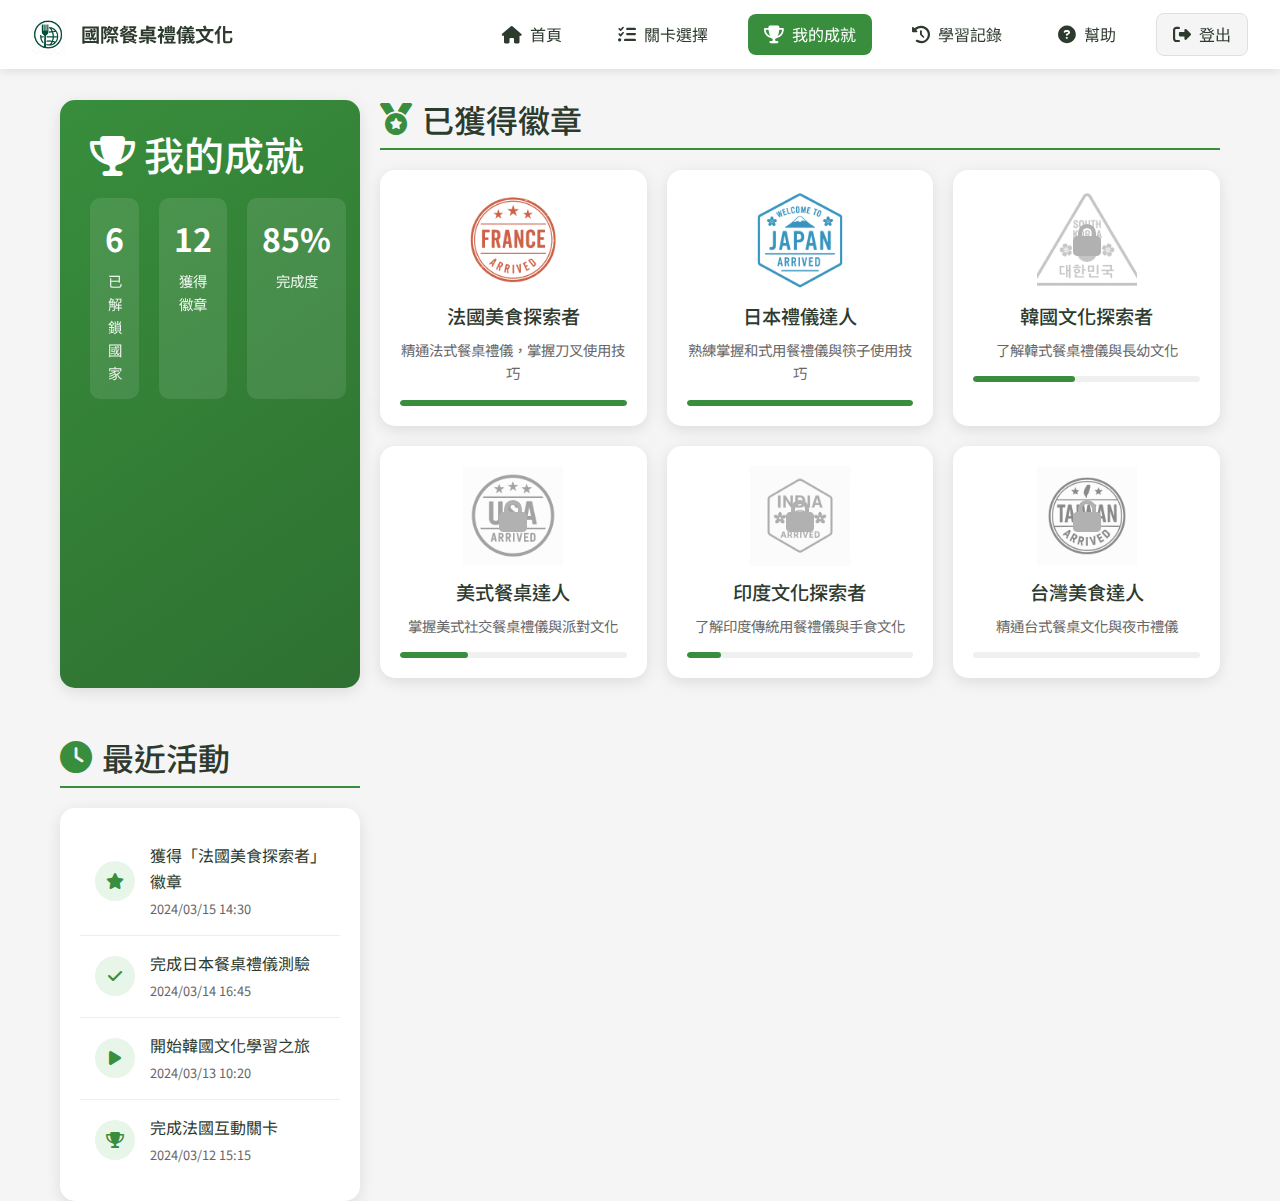
<file: achievements.html>
<!DOCTYPE html>
<html lang="zh-Hant">
<head>
    <meta charset="UTF-8">
    <meta name="viewport" content="width=device-width, initial-scale=1.0">
    <title>我的成就 - 國際餐桌禮儀文化</title>
    <!-- Bootstrap 5 CSS -->
    <link href="https://cdn.jsdelivr.net/npm/bootstrap@5.1.3/dist/css/bootstrap.min.css" rel="stylesheet">
    <!-- Google Fonts -->
    <link href="https://fonts.googleapis.com/css2?family=Noto+Sans+TC:wght@400;500;700&display=swap" rel="stylesheet">
    <!-- Font Awesome -->
    <link rel="stylesheet" href="https://cdnjs.cloudflare.com/ajax/libs/font-awesome/6.4.0/css/all.min.css">
    <!-- 自定義 CSS -->
    <link rel="stylesheet" href="css/style.css">
    <link rel="stylesheet" href="css/navbar.css">
    <style>
        .main-container {
            padding: 20px;
            max-width: 1200px;
            margin: 0 auto;
            margin-top: 80px;
        }

        .achievement-header {
            background: linear-gradient(145deg, #388e3c 0%, #2e7031 100%);
            border-radius: 15px;
            padding: 30px;
            color: white;
            margin-bottom: 30px;
            box-shadow: 0 4px 15px rgba(0, 0, 0, 0.1);
        }

        .user-stats {
            display: grid;
            grid-template-columns: repeat(4, 1fr);
            gap: 20px;
            margin-top: 20px;
        }

        .stat-card {
            background: rgba(255, 255, 255, 0.1);
            padding: 15px;
            border-radius: 10px;
            text-align: center;
        }

        .stat-number {
            font-size: 2rem;
            font-weight: 700;
            margin-bottom: 5px;
        }

        .stat-label {
            font-size: 0.9rem;
            opacity: 0.9;
        }

        .section-title {
            color: #2d3a2e;
            margin-bottom: 20px;
            padding-bottom: 10px;
            border-bottom: 2px solid #388e3c;
            display: flex;
            align-items: center;
            gap: 10px;
        }

        .section-title i {
            color: #388e3c;
        }

        .badges-grid {
            display: grid;
            grid-template-columns: repeat(3, 1fr);
            gap: 20px;
            margin-bottom: 40px;
        }

        .badge-card {
            background: white;
            border-radius: 15px;
            padding: 20px;
            text-align: center;
            box-shadow: 0 4px 15px rgba(0, 0, 0, 0.1);
            transition: transform 0.3s ease;
        }

        .badge-card:hover {
            transform: translateY(-5px);
        }

        .badge-icon {
            width: 100px;
            height: 100px;
            margin: 0 auto 15px;
            position: relative;
        }

        .badge-icon img {
            width: 100%;
            height: 100%;
            object-fit: contain;
        }

        .badge-locked {
            filter: grayscale(100%);
            opacity: 0.5;
        }

        .badge-lock {
            position: absolute;
            top: 50%;
            left: 50%;
            transform: translate(-50%, -50%);
            font-size: 2rem;
            color: #666;
        }

        .badge-title {
            font-size: 1.2rem;
            color: #2d3a2e;
            margin-bottom: 10px;
        }

        .badge-description {
            font-size: 0.9rem;
            color: #666;
            margin-bottom: 15px;
        }

        .badge-progress {
            background: #f0f0f0;
            height: 6px;
            border-radius: 3px;
            overflow: hidden;
            margin-top: 10px;
        }

        .progress-bar {
            height: 100%;
            background: #388e3c;
            border-radius: 3px;
            transition: width 0.3s ease;
        }

        .recent-activities {
            background: white;
            border-radius: 15px;
            padding: 20px;
            box-shadow: 0 4px 15px rgba(0, 0, 0, 0.1);
        }

        .activity-item {
            display: flex;
            align-items: center;
            gap: 15px;
            padding: 15px;
            border-bottom: 1px solid #eee;
        }

        .activity-item:last-child {
            border-bottom: none;
        }

        .activity-icon {
            width: 40px;
            height: 40px;
            background: #e8f5e9;
            border-radius: 50%;
            display: flex;
            align-items: center;
            justify-content: center;
            color: #388e3c;
        }

        .activity-content {
            flex: 1;
        }

        .activity-title {
            font-size: 1rem;
            color: #2d3a2e;
            margin-bottom: 5px;
        }

        .activity-time {
            font-size: 0.8rem;
            color: #666;
        }

        @media (max-width: 992px) {
            .user-stats {
                grid-template-columns: repeat(2, 1fr);
            }

            .badges-grid {
                grid-template-columns: repeat(2, 1fr);
            }
        }

        @media (max-width: 768px) {
            .badges-grid {
                grid-template-columns: 1fr;
            }

            .achievement-header {
                padding: 20px;
            }

            .stat-number {
                font-size: 1.5rem;
            }
        }
    </style>
</head>
<body>
    <!-- 導覽列 -->
    <nav class="navbar">
        <div class="nav-brand">
            <img src="images/logo.png" alt="Logo" class="nav-logo">
            <span>國際餐桌禮儀文化</span>
        </div>
        <div class="nav-links">
            <a href="index.html"><i class="fas fa-home"></i> 首頁</a>
            <a href="levels.html"><i class="fas fa-tasks"></i> 關卡選擇</a>
            <a href="achievements.html" class="active"><i class="fas fa-trophy"></i> 我的成就</a>
            <a href="Learning_Record.html"><i class="fas fa-history"></i> 學習記錄</a>
            <a href="#"><i class="fas fa-question-circle"></i> 幫助</a>
            <a href="#" class="logout-btn"><i class="fas fa-sign-out-alt"></i> 登出</a>
        </div>
    </nav>

    <!-- 主要內容區 -->
    <main class="main-container">
        <!-- 成就統計區 -->
        <section class="achievement-header">
            <h1><i class="fas fa-trophy"></i> 我的成就</h1>
            <div class="user-stats">
                <div class="stat-card">
                    <div class="stat-number">6</div>
                    <div class="stat-label">已解鎖國家</div>
                </div>
                <div class="stat-card">
                    <div class="stat-number">12</div>
                    <div class="stat-label">獲得徽章</div>
                </div>
                <div class="stat-card">
                    <div class="stat-number">85%</div>
                    <div class="stat-label">完成度</div>
                </div>
                <div class="stat-card">
                    <div class="stat-number">24</div>
                    <div class="stat-label">學習天數</div>
                </div>
            </div>
        </section>

        <!-- 徽章區域 -->
        <section>
            <h2 class="section-title">
                <i class="fas fa-medal"></i>
                已獲得徽章
            </h2>
            <div class="badges-grid">
                <!-- 法國徽章 -->
                <div class="badge-card">
                    <div class="badge-icon">
                        <img src="images/badge_france.png" alt="法國美食探索者">
                    </div>
                    <h3 class="badge-title">法國美食探索者</h3>
                    <p class="badge-description">精通法式餐桌禮儀，掌握刀叉使用技巧</p>
                    <div class="badge-progress">
                        <div class="progress-bar" style="width: 100%"></div>
                    </div>
                </div>

                <!-- 日本徽章 -->
                <div class="badge-card">
                    <div class="badge-icon">
                        <img src="images/badge_japan.png" alt="日本禮儀達人">
                    </div>
                    <h3 class="badge-title">日本禮儀達人</h3>
                    <p class="badge-description">熟練掌握和式用餐禮儀與筷子使用技巧</p>
                    <div class="badge-progress">
                        <div class="progress-bar" style="width: 100%"></div>
                    </div>
                </div>

                <!-- 韓國徽章（未解鎖） -->
                <div class="badge-card">
                    <div class="badge-icon badge-locked">
                        <img src="images/badge_korea.png" alt="韓國文化探索者">
                        <i class="fas fa-lock badge-lock"></i>
                    </div>
                    <h3 class="badge-title">韓國文化探索者</h3>
                    <p class="badge-description">了解韓式餐桌禮儀與長幼文化</p>
                    <div class="badge-progress">
                        <div class="progress-bar" style="width: 45%"></div>
                    </div>
                </div>

                <!-- 美國徽章（未解鎖） -->
                <div class="badge-card">
                    <div class="badge-icon badge-locked">
                        <img src="images/badge_usa.png" alt="美式餐桌達人">
                        <i class="fas fa-lock badge-lock"></i>
                    </div>
                    <h3 class="badge-title">美式餐桌達人</h3>
                    <p class="badge-description">掌握美式社交餐桌禮儀與派對文化</p>
                    <div class="badge-progress">
                        <div class="progress-bar" style="width: 30%"></div>
                    </div>
                </div>

                <!-- 印度徽章（未解鎖） -->
                <div class="badge-card">
                    <div class="badge-icon badge-locked">
                        <img src="images/badge_india.png" alt="印度文化探索者">
                        <i class="fas fa-lock badge-lock"></i>
                    </div>
                    <h3 class="badge-title">印度文化探索者</h3>
                    <p class="badge-description">了解印度傳統用餐禮儀與手食文化</p>
                    <div class="badge-progress">
                        <div class="progress-bar" style="width: 15%"></div>
                    </div>
                </div>

                <!-- 台灣徽章（未解鎖） -->
                <div class="badge-card">
                    <div class="badge-icon badge-locked">
                        <img src="images/badge_taiwan.png" alt="台灣美食達人">
                        <i class="fas fa-lock badge-lock"></i>
                    </div>
                    <h3 class="badge-title">台灣美食達人</h3>
                    <p class="badge-description">精通台式餐桌文化與夜市禮儀</p>
                    <div class="badge-progress">
                        <div class="progress-bar" style="width: 0%"></div>
                    </div>
                </div>
            </div>
        </section>

        <!-- 最近活動 -->
        <section>
            <h2 class="section-title">
                <i class="fas fa-clock"></i>
                最近活動
            </h2>
            <div class="recent-activities">
                <div class="activity-item">
                    <div class="activity-icon">
                        <i class="fas fa-star"></i>
                    </div>
                    <div class="activity-content">
                        <div class="activity-title">獲得「法國美食探索者」徽章</div>
                        <div class="activity-time">2024/03/15 14:30</div>
                    </div>
                </div>
                <div class="activity-item">
                    <div class="activity-icon">
                        <i class="fas fa-check"></i>
                    </div>
                    <div class="activity-content">
                        <div class="activity-title">完成日本餐桌禮儀測驗</div>
                        <div class="activity-time">2024/03/14 16:45</div>
                    </div>
                </div>
                <div class="activity-item">
                    <div class="activity-icon">
                        <i class="fas fa-play"></i>
                    </div>
                    <div class="activity-content">
                        <div class="activity-title">開始韓國文化學習之旅</div>
                        <div class="activity-time">2024/03/13 10:20</div>
                    </div>
                </div>
                <div class="activity-item">
                    <div class="activity-icon">
                        <i class="fas fa-trophy"></i>
                    </div>
                    <div class="activity-content">
                        <div class="activity-title">完成法國互動關卡</div>
                        <div class="activity-time">2024/03/12 15:15</div>
                    </div>
                </div>
            </div>
        </section>
    </main>

    <!-- Bootstrap 5 JS -->
    <script src="https://cdn.jsdelivr.net/npm/bootstrap@5.1.3/dist/js/bootstrap.bundle.min.js"></script>
</body>
</html>
</file>
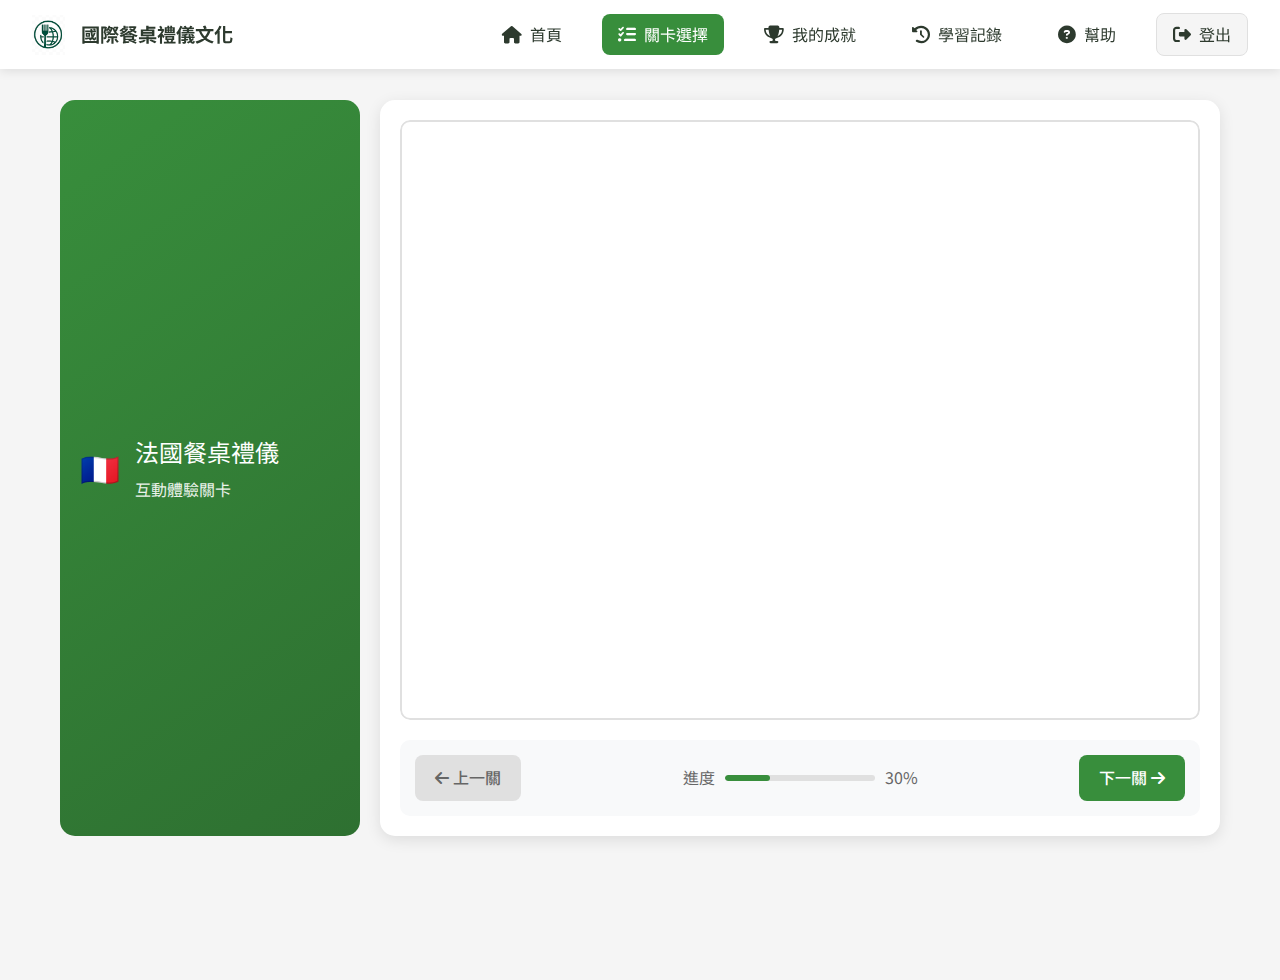
<file: French Level.html>
<!DOCTYPE html>
<html lang="zh-Hant">
<head>
    <meta charset="UTF-8">
    <meta name="viewport" content="width=device-width, initial-scale=1.0">
    <title>法國餐桌禮儀 - 互動關卡</title>
    <!-- Bootstrap 5 CSS -->
    <link href="https://cdn.jsdelivr.net/npm/bootstrap@5.1.3/dist/css/bootstrap.min.css" rel="stylesheet">
    <!-- Google Fonts -->
    <link href="https://fonts.googleapis.com/css2?family=Noto+Sans+TC:wght@400;500;700&display=swap" rel="stylesheet">
    <!-- Font Awesome -->
    <link rel="stylesheet" href="https://cdnjs.cloudflare.com/ajax/libs/font-awesome/6.4.0/css/all.min.css">
    <!-- 自定義 CSS -->
    <link rel="stylesheet" href="css/style.css">
    <link rel="stylesheet" href="css/navbar.css">
    <style>
        .main-container {
            padding: 20px;
            max-width: 1200px;
            margin: 0 auto;
            margin-top: 80px;
        }

        .level-header {
            background: linear-gradient(145deg, #388e3c 0%, #2e7031 100%);
            padding: 20px;
            border-radius: 15px;
            color: white;
            margin-bottom: 20px;
            display: flex;
            align-items: center;
            gap: 15px;
        }

        .country-flag {
            font-size: 2rem;
        }

        .level-title {
            margin: 0;
            font-size: 1.5rem;
            display: flex;
            flex-direction: column;
        }

        .level-subtitle {
            font-size: 1rem;
            opacity: 0.9;
            margin-top: 5px;
        }

        .interactive-container {
            background: white;
            border-radius: 15px;
            box-shadow: 0 4px 15px rgba(0, 0, 0, 0.1);
            padding: 20px;
            margin-bottom: 20px;
        }

        .iframe-container {
            position: relative;
            width: 100%;
            height: 0;
            padding-bottom: 75%; /* 4:3 Aspect Ratio */
            overflow: hidden;
            border-radius: 10px;
        }

        .iframe-container iframe {
            position: absolute;
            top: 0;
            left: 0;
            width: 100%;
            height: 100%;
            border: 2px solid #e0e0e0;
            border-radius: 10px;
        }

        .level-controls {
            display: flex;
            justify-content: space-between;
            align-items: center;
            margin-top: 20px;
            padding: 15px;
            background: #f8f9fa;
            border-radius: 10px;
        }

        .control-button {
            padding: 10px 20px;
            border: none;
            border-radius: 8px;
            font-weight: 500;
            cursor: pointer;
            transition: all 0.3s ease;
        }

        .prev-button {
            background: #e0e0e0;
            color: #666;
        }

        .next-button {
            background: #388e3c;
            color: white;
        }

        .control-button:hover {
            transform: translateY(-2px);
            box-shadow: 0 2px 8px rgba(0, 0, 0, 0.1);
        }

        .level-progress {
            display: flex;
            align-items: center;
            gap: 10px;
            color: #666;
        }

        .progress-bar {
            width: 150px;
            height: 6px;
            background: #e0e0e0;
            border-radius: 3px;
            overflow: hidden;
        }

        .progress-fill {
            width: 30%;
            height: 100%;
            background: #388e3c;
            border-radius: 3px;
        }

        @media (max-width: 768px) {
            .main-container {
                padding: 15px;
                margin-top: 60px;
            }

            .level-header {
                padding: 15px;
                flex-direction: column;
                text-align: center;
            }

            .level-controls {
                flex-direction: column;
                gap: 15px;
                text-align: center;
            }

            .control-button {
                width: 100%;
            }
        }
    </style>
</head>
<body>
    <!-- 導覽列 -->
    <nav class="navbar">
        <div class="nav-brand">
            <img src="images/logo.png" alt="Logo" class="nav-logo">
            <span>國際餐桌禮儀文化</span>
        </div>
        <div class="nav-links">
            <a href="index.html"><i class="fas fa-home"></i> 首頁</a>
            <a href="levels.html" class="active"><i class="fas fa-tasks"></i> 關卡選擇</a>
            <a href="achievements.html"><i class="fas fa-trophy"></i> 我的成就</a>
            <a href="Learning_Record.html"><i class="fas fa-history"></i> 學習記錄</a>
            <a href="#"><i class="fas fa-question-circle"></i> 幫助</a>
            <a href="#" class="logout-btn"><i class="fas fa-sign-out-alt"></i> 登出</a>
        </div>
    </nav>

    <!-- 主要內容區 -->
    <main class="main-container">
        <!-- 關卡標題 -->
        <div class="level-header">
            <span class="country-flag">🇫🇷</span>
            <div class="level-title">
                法國餐桌禮儀
                <span class="level-subtitle">互動體驗關卡</span>
            </div>
        </div>

        <!-- 互動內容區 -->
        <div class="interactive-container">
            <div class="iframe-container">
                <iframe
                    src="https://dive.nutn.edu.tw/Experiment/kaleTestExperiment5.jsp?eid=33315&record=false"
                    name="dive"
                    frameborder="0">
                </iframe>
            </div>

            <!-- 控制區 -->
            <div class="level-controls">
                <button class="control-button prev-button">
                    <i class="fas fa-arrow-left"></i> 上一關
                </button>
                <div class="level-progress">
                    <span>進度</span>
                    <div class="progress-bar">
                        <div class="progress-fill"></div>
                    </div>
                    <span>30%</span>
                </div>
                <button class="control-button next-button">
                    下一關 <i class="fas fa-arrow-right"></i>
                </button>
            </div>
        </div>
    </main>

    <!-- Bootstrap 5 JS -->
    <script src="https://cdn.jsdelivr.net/npm/bootstrap@5.1.3/dist/js/bootstrap.bundle.min.js"></script>
</body>
</html>
</file>
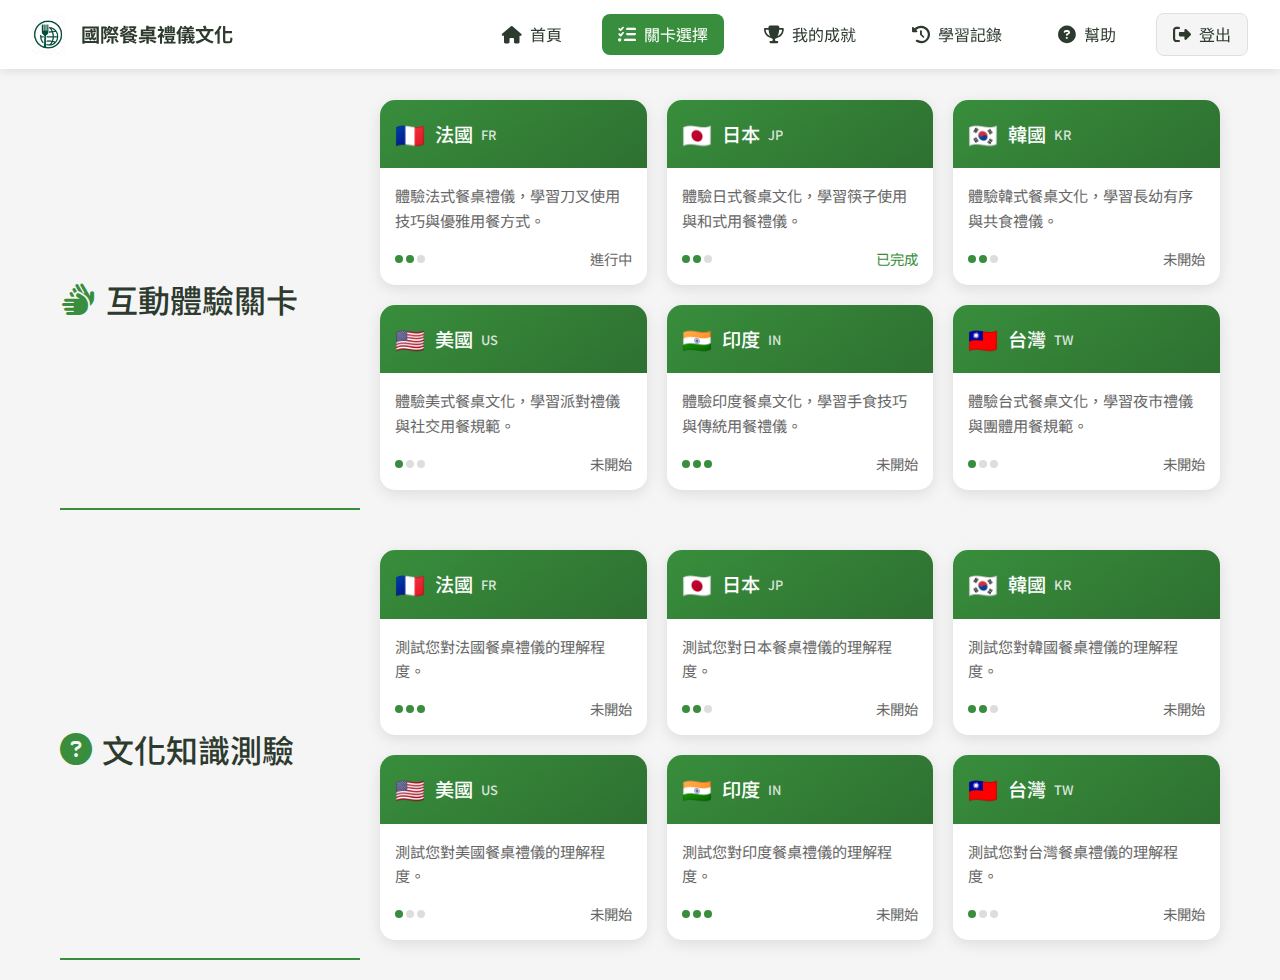
<file: levels.html>
<!DOCTYPE html>
<html lang="zh-Hant">
<head>
    <meta charset="UTF-8">
    <meta name="viewport" content="width=device-width, initial-scale=1.0">
    <title>關卡選擇 - 國際餐桌禮儀文化</title>
    <!-- Bootstrap 5 CSS -->
    <link href="https://cdn.jsdelivr.net/npm/bootstrap@5.1.3/dist/css/bootstrap.min.css" rel="stylesheet">
    <!-- Google Fonts -->
    <link href="https://fonts.googleapis.com/css2?family=Noto+Sans+TC:wght@400;500;700&display=swap" rel="stylesheet">
    <!-- Font Awesome -->
    <link rel="stylesheet" href="https://cdnjs.cloudflare.com/ajax/libs/font-awesome/6.4.0/css/all.min.css">
    <!-- 自定義 CSS -->
    <link rel="stylesheet" href="css/style.css">
    <link rel="stylesheet" href="css/navbar.css">
    <style>
        .main-container {
            padding: 20px;
            max-width: 1200px;
            margin: 0 auto;
            margin-top: 80px;
        }

        .section-title {
            color: #2d3a2e;
            margin-bottom: 20px;
            padding-bottom: 10px;
            border-bottom: 2px solid #388e3c;
            display: flex;
            align-items: center;
            gap: 10px;
        }

        .section-title i {
            color: #388e3c;
        }

        .levels-grid {
            display: grid;
            grid-template-columns: repeat(3, 1fr);
            gap: 20px;
            margin-bottom: 40px;
        }

        .level-card {
            background: white;
            border-radius: 15px;
            box-shadow: 0 4px 15px rgba(0, 0, 0, 0.1);
            overflow: hidden;
            transition: transform 0.3s ease;
            cursor: pointer;
        }

        .level-card:hover {
            transform: translateY(-5px);
        }

        .level-header {
            background: linear-gradient(145deg, #388e3c 0%, #2e7031 100%);
            padding: 15px;
            color: white;
            display: flex;
            align-items: center;
            gap: 10px;
        }

        .country-flag {
            font-size: 1.5rem;
        }

        .level-title {
            margin: 0;
            font-size: 1.2rem;
            display: flex;
            align-items: center;
            gap: 8px;
        }

        .country-code {
            font-size: 0.8rem;
            opacity: 0.8;
        }

        .level-content {
            padding: 15px;
        }

        .level-description {
            color: #666;
            font-size: 0.95rem;
            margin-bottom: 15px;
            line-height: 1.6;
        }

        .level-footer {
            display: flex;
            justify-content: space-between;
            align-items: center;
            margin-top: 10px;
        }

        .difficulty {
            display: flex;
            gap: 3px;
        }

        .difficulty-dot {
            width: 8px;
            height: 8px;
            border-radius: 50%;
            background: #ddd;
        }

        .difficulty-dot.active {
            background: #388e3c;
        }

        .level-status {
            font-size: 0.9rem;
            color: #666;
        }

        .level-status.completed {
            color: #388e3c;
        }

        /* Quiz Modal Styles */
        .quiz-modal .modal-content {
            border-radius: 15px;
            border: none;
        }

        .quiz-modal .modal-header {
            background: linear-gradient(145deg, #388e3c 0%, #2e7031 100%);
            color: white;
            border-radius: 15px 15px 0 0;
            border: none;
        }

        .quiz-modal .modal-title {
            display: flex;
            align-items: center;
            gap: 10px;
        }

        .quiz-question {
            background: #f8f9fa;
            padding: 15px;
            border-radius: 10px;
            margin-bottom: 20px;
        }

        .quiz-options {
            display: grid;
            gap: 10px;
        }

        .quiz-option {
            padding: 12px;
            border: 2px solid #e0e0e0;
            border-radius: 8px;
            cursor: pointer;
            transition: all 0.3s ease;
        }

        .quiz-option:hover {
            border-color: #388e3c;
            background: #f0f7f0;
        }

        .quiz-option.selected {
            border-color: #388e3c;
            background: #e8f5e9;
        }

        .quiz-footer {
            display: flex;
            justify-content: space-between;
            align-items: center;
            margin-top: 20px;
        }

        .quiz-progress {
            color: #666;
            font-size: 0.9rem;
        }

        @media (max-width: 992px) {
            .levels-grid {
                grid-template-columns: repeat(2, 1fr);
            }
        }

        @media (max-width: 768px) {
            .levels-grid {
                grid-template-columns: 1fr;
            }
        }
    </style>
</head>
<body>
    <!-- 導覽列 -->
    <nav class="navbar">
        <div class="nav-brand">
            <img src="images/logo.png" alt="Logo" class="nav-logo">
            <span>國際餐桌禮儀文化</span>
        </div>
        <div class="nav-links">
            <a href="index.html"><i class="fas fa-home"></i> 首頁</a>
            <a href="#" class="active"><i class="fas fa-tasks"></i> 關卡選擇</a>
            <a href="achievements.html"><i class="fas fa-trophy"></i> 我的成就</a>
            <a href="Learning_Record.html"><i class="fas fa-history"></i> 學習記錄</a>
            <a href="#"><i class="fas fa-question-circle"></i> 幫助</a>
            <a href="#" class="logout-btn"><i class="fas fa-sign-out-alt"></i> 登出</a>
        </div>
    </nav>

    <!-- 主要內容區 -->
    <main class="main-container">
        <!-- 互動關卡區 -->
        <h2 class="section-title">
            <i class="fas fa-hands"></i>
            互動體驗關卡
        </h2>
        <div class="levels-grid">
            <!-- 法國互動關卡 -->
            <div class="level-card" onclick="window.location.href='French Level.html'">
                <div class="level-header">
                    <span class="country-flag">🇫🇷</span>
                    <h3 class="level-title">法國 <span class="country-code">FR</span></h3>
                </div>
                <div class="level-content">
                    <p class="level-description">
                        體驗法式餐桌禮儀，學習刀叉使用技巧與優雅用餐方式。
                    </p>
                    <div class="level-footer">
                        <div class="difficulty">
                            <span class="difficulty-dot active"></span>
                            <span class="difficulty-dot active"></span>
                            <span class="difficulty-dot"></span>
                        </div>
                        <span class="level-status">進行中</span>
                    </div>
                </div>
            </div>

            <!-- 日本互動關卡 -->
            <div class="level-card" onclick="window.location.href='levels/japan/interactive.html'">
                <div class="level-header">
                    <span class="country-flag">🇯🇵</span>
                    <h3 class="level-title">日本 <span class="country-code">JP</span></h3>
                </div>
                <div class="level-content">
                    <p class="level-description">
                        體驗日式餐桌文化，學習筷子使用與和式用餐禮儀。
                    </p>
                    <div class="level-footer">
                        <div class="difficulty">
                            <span class="difficulty-dot active"></span>
                            <span class="difficulty-dot active"></span>
                            <span class="difficulty-dot"></span>
                        </div>
                        <span class="level-status completed">已完成</span>
                    </div>
                </div>
            </div>

            <!-- 韓國互動關卡 -->
            <div class="level-card" onclick="window.location.href='levels/korea/interactive.html'">
                <div class="level-header">
                    <span class="country-flag">🇰🇷</span>
                    <h3 class="level-title">韓國 <span class="country-code">KR</span></h3>
                </div>
                <div class="level-content">
                    <p class="level-description">
                        體驗韓式餐桌文化，學習長幼有序與共食禮儀。
                    </p>
                    <div class="level-footer">
                        <div class="difficulty">
                            <span class="difficulty-dot active"></span>
                            <span class="difficulty-dot active"></span>
                            <span class="difficulty-dot"></span>
                        </div>
                        <span class="level-status">未開始</span>
                    </div>
                </div>
            </div>

            <!-- 美國互動關卡 -->
            <div class="level-card" onclick="window.location.href='levels/usa/interactive.html'">
                <div class="level-header">
                    <span class="country-flag">🇺🇸</span>
                    <h3 class="level-title">美國 <span class="country-code">US</span></h3>
                </div>
                <div class="level-content">
                    <p class="level-description">
                        體驗美式餐桌文化，學習派對禮儀與社交用餐規範。
                    </p>
                    <div class="level-footer">
                        <div class="difficulty">
                            <span class="difficulty-dot active"></span>
                            <span class="difficulty-dot"></span>
                            <span class="difficulty-dot"></span>
                        </div>
                        <span class="level-status">未開始</span>
                    </div>
                </div>
            </div>

            <!-- 印度互動關卡 -->
            <div class="level-card" onclick="window.location.href='levels/india/interactive.html'">
                <div class="level-header">
                    <span class="country-flag">🇮🇳</span>
                    <h3 class="level-title">印度 <span class="country-code">IN</span></h3>
                </div>
                <div class="level-content">
                    <p class="level-description">
                        體驗印度餐桌文化，學習手食技巧與傳統用餐禮儀。
                    </p>
                    <div class="level-footer">
                        <div class="difficulty">
                            <span class="difficulty-dot active"></span>
                            <span class="difficulty-dot active"></span>
                            <span class="difficulty-dot active"></span>
                        </div>
                        <span class="level-status">未開始</span>
                    </div>
                </div>
            </div>

            <!-- 台灣互動關卡 -->
            <div class="level-card" onclick="window.location.href='levels/taiwan/interactive.html'">
                <div class="level-header">
                    <span class="country-flag">🇹🇼</span>
                    <h3 class="level-title">台灣 <span class="country-code">TW</span></h3>
                </div>
                <div class="level-content">
                    <p class="level-description">
                        體驗台式餐桌文化，學習夜市禮儀與團體用餐規範。
                    </p>
                    <div class="level-footer">
                        <div class="difficulty">
                            <span class="difficulty-dot active"></span>
                            <span class="difficulty-dot"></span>
                            <span class="difficulty-dot"></span>
                        </div>
                        <span class="level-status">未開始</span>
                    </div>
                </div>
            </div>
        </div>

        <!-- 測驗關卡區 -->
        <h2 class="section-title">
            <i class="fas fa-question-circle"></i>
            文化知識測驗
        </h2>
        <div class="levels-grid">
            <!-- 法國測驗 -->
            <div class="level-card" data-bs-toggle="modal" data-bs-target="#franceQuizModal">
                <div class="level-header">
                    <span class="country-flag">🇫🇷</span>
                    <h3 class="level-title">法國 <span class="country-code">FR</span></h3>
                </div>
                <div class="level-content">
                    <p class="level-description">
                        測試您對法國餐桌禮儀的理解程度。
                    </p>
                    <div class="level-footer">
                        <div class="difficulty">
                            <span class="difficulty-dot active"></span>
                            <span class="difficulty-dot active"></span>
                            <span class="difficulty-dot active"></span>
                        </div>
                        <span class="level-status">未開始</span>
                    </div>
                </div>
            </div>

            <!-- 日本測驗 -->
            <div class="level-card" data-bs-toggle="modal" data-bs-target="#japanQuizModal">
                <div class="level-header">
                    <span class="country-flag">🇯🇵</span>
                    <h3 class="level-title">日本 <span class="country-code">JP</span></h3>
                </div>
                <div class="level-content">
                    <p class="level-description">
                        測試您對日本餐桌禮儀的理解程度。
                    </p>
                    <div class="level-footer">
                        <div class="difficulty">
                            <span class="difficulty-dot active"></span>
                            <span class="difficulty-dot active"></span>
                            <span class="difficulty-dot"></span>
                        </div>
                        <span class="level-status">未開始</span>
                    </div>
                </div>
            </div>

            <!-- 韓國測驗 -->
            <div class="level-card" data-bs-toggle="modal" data-bs-target="#koreaQuizModal">
                <div class="level-header">
                    <span class="country-flag">🇰🇷</span>
                    <h3 class="level-title">韓國 <span class="country-code">KR</span></h3>
                </div>
                <div class="level-content">
                    <p class="level-description">
                        測試您對韓國餐桌禮儀的理解程度。
                    </p>
                    <div class="level-footer">
                        <div class="difficulty">
                            <span class="difficulty-dot active"></span>
                            <span class="difficulty-dot active"></span>
                            <span class="difficulty-dot"></span>
                        </div>
                        <span class="level-status">未開始</span>
                    </div>
                </div>
            </div>

            <!-- 美國測驗 -->
            <div class="level-card" data-bs-toggle="modal" data-bs-target="#usaQuizModal">
                <div class="level-header">
                    <span class="country-flag">🇺🇸</span>
                    <h3 class="level-title">美國 <span class="country-code">US</span></h3>
                </div>
                <div class="level-content">
                    <p class="level-description">
                        測試您對美國餐桌禮儀的理解程度。
                    </p>
                    <div class="level-footer">
                        <div class="difficulty">
                            <span class="difficulty-dot active"></span>
                            <span class="difficulty-dot"></span>
                            <span class="difficulty-dot"></span>
                        </div>
                        <span class="level-status">未開始</span>
                    </div>
                </div>
            </div>

            <!-- 印度測驗 -->
            <div class="level-card" data-bs-toggle="modal" data-bs-target="#indiaQuizModal">
                <div class="level-header">
                    <span class="country-flag">🇮🇳</span>
                    <h3 class="level-title">印度 <span class="country-code">IN</span></h3>
                </div>
                <div class="level-content">
                    <p class="level-description">
                        測試您對印度餐桌禮儀的理解程度。
                    </p>
                    <div class="level-footer">
                        <div class="difficulty">
                            <span class="difficulty-dot active"></span>
                            <span class="difficulty-dot active"></span>
                            <span class="difficulty-dot active"></span>
                        </div>
                        <span class="level-status">未開始</span>
                    </div>
                </div>
            </div>

            <!-- 台灣測驗 -->
            <div class="level-card" data-bs-toggle="modal" data-bs-target="#taiwanQuizModal">
                <div class="level-header">
                    <span class="country-flag">🇹🇼</span>
                    <h3 class="level-title">台灣 <span class="country-code">TW</span></h3>
                </div>
                <div class="level-content">
                    <p class="level-description">
                        測試您對台灣餐桌禮儀的理解程度。
                    </p>
                    <div class="level-footer">
                        <div class="difficulty">
                            <span class="difficulty-dot active"></span>
                            <span class="difficulty-dot"></span>
                            <span class="difficulty-dot"></span>
                        </div>
                        <span class="level-status">未開始</span>
                    </div>
                </div>
            </div>
        </div>
    </main>

    <!-- 測驗 Modal -->
    <!-- 法國測驗 Modal -->
    <div class="modal fade quiz-modal" id="franceQuizModal" tabindex="-1" aria-hidden="true">
        <div class="modal-dialog modal-lg modal-dialog-centered">
            <div class="modal-content">
                <div class="modal-header">
                    <h5 class="modal-title">
                        <span class="country-flag">🇫🇷</span>
                        法國餐桌文化測驗
                    </h5>
                    <button type="button" class="btn-close" data-bs-dismiss="modal" aria-label="Close"></button>
                </div>
                <div class="modal-body">
                    <div class="quiz-question">
                        在法式正餐中，以下哪個餐具應該放在餐盤右側？
                    </div>
                    <div class="quiz-options">
                        <div class="quiz-option">
                            A. 沙拉叉
                        </div>
                        <div class="quiz-option">
                            B. 主菜刀
                        </div>
                        <div class="quiz-option">
                            C. 甜點匙
                        </div>
                        <div class="quiz-option">
                            D. 麵包盤
                        </div>
                    </div>
                    <div class="quiz-footer">
                        <span class="quiz-progress">問題 1/10</span>
                        <button class="btn btn-primary">下一題</button>
                    </div>
                </div>
            </div>
        </div>
    </div>

    <!-- 其他國家的測驗 Modal 結構相同，只需更換內容 -->

    <!-- Bootstrap 5 JS -->
    <script src="https://cdn.jsdelivr.net/npm/bootstrap@5.1.3/dist/js/bootstrap.bundle.min.js"></script>
    
    <script>
        // 初始化所有測驗選項的點擊事件
        document.addEventListener('DOMContentLoaded', function() {
            const quizOptions = document.querySelectorAll('.quiz-option');
            quizOptions.forEach(option => {
                option.addEventListener('click', function() {
                    // 移除同一組選項中其他的選中狀態
                    const parentOptions = this.parentElement.querySelectorAll('.quiz-option');
                    parentOptions.forEach(opt => opt.classList.remove('selected'));
                    // 為當前選項添加選中狀態
                    this.classList.add('selected');
                });
            });
        });
    </script>
</body>
</html>
</file>
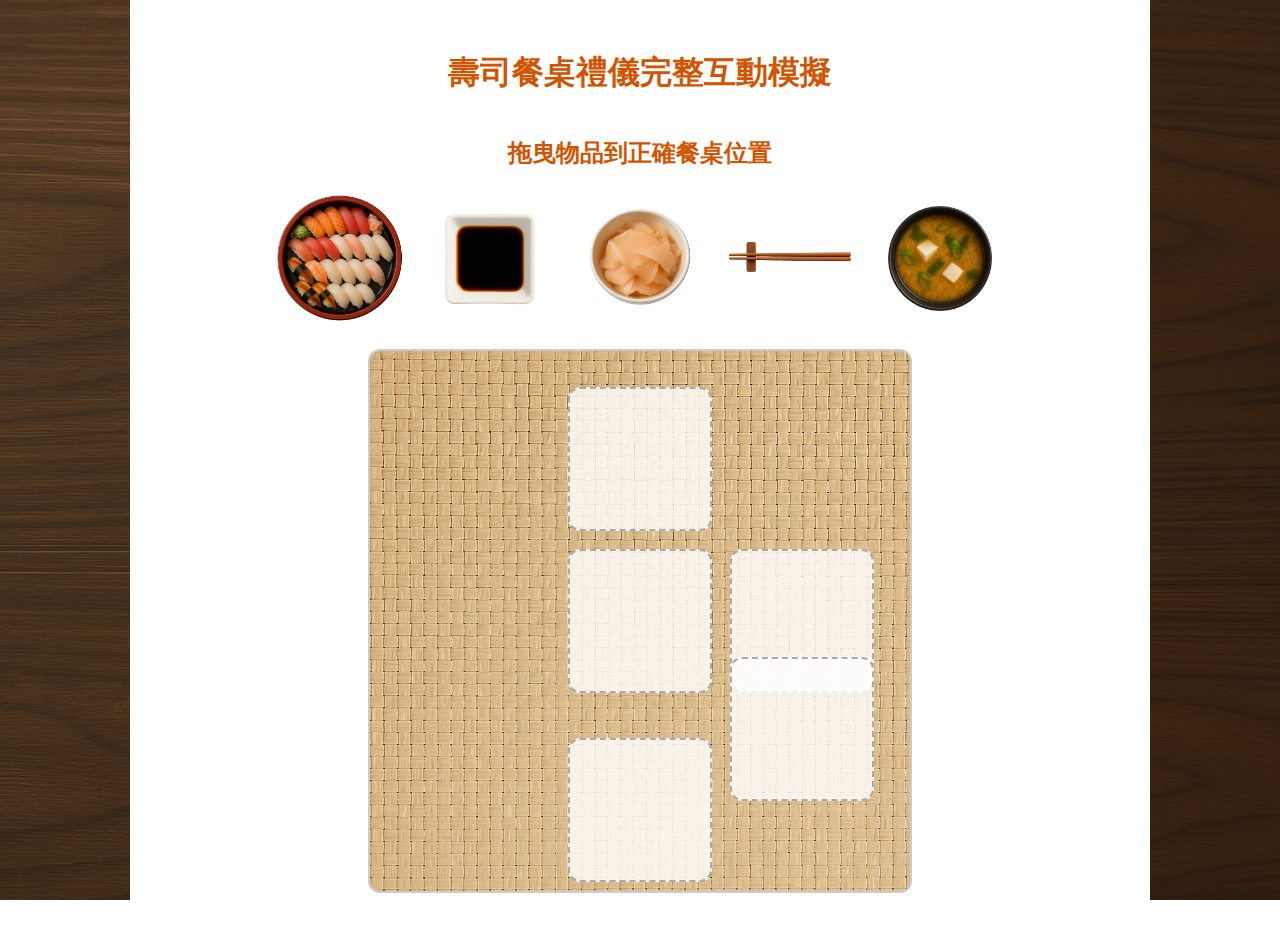
<file: interactive_levels/Japanese_interactive_level.html>
<!DOCTYPE html>
<html lang="ja">
<head>
  <meta charset="UTF-8">
  <title>壽司餐桌禮儀完整互動模擬</title>
  <style>
    body {
      font-family: "Noto Sans TC", sans-serif;
      background: url('../images/日本關卡背景.png') no-repeat center center fixed;
      background-size: cover;
      margin: 0;
      padding: 0;
    }
    .container {
      max-width: 960px;
      margin: auto;
      padding: 30px;
      display: flex;
      flex-direction: column;
      align-items: center;
      background: white;
    }
    h1, h2 {
      text-align: center;
      color: #d35400;
    }
    .table-area {
      position: relative;
      width: min(60vw, 60vh);
      height: min(60vw, 60vh);
      margin: 20px auto 0 auto;
      border: 2px solid #ccc;
      border-radius: 12px;
      background: url('../images/日本關卡桌墊.png') no-repeat center center;
      background-size: cover;
      display: flex;
      flex-direction: column;
      align-items: center;
      justify-content: center;
    }
    .dropzone {
      position: absolute;
      width: 140px;
      height: 140px;
      border: 2px dashed #aaa;
      background: rgba(255, 255, 255, 0.8);
      border-radius: 12px;
      display: flex;
      justify-content: center;
      align-items: center;
      text-align: center;
      font-size: 14px;
      transform: translate(-50%, -50%);
    }
    .item {
      width: 140px;
      height: 140px;
      border-radius: 10px;
      overflow: hidden;
      cursor: grab;
    }
    .item img {
      width: 100%;
      height: 100%;
      object-fit: cover;
    }
    .floating-items {
      display: flex;
      justify-content: center;
      flex-wrap: wrap;
      gap: 10px;
    }
    .feedback {
      text-align: center;
      margin-top: 20px;
      font-weight: bold;
      color: #2c3e50;
      white-space: pre-wrap;
    }
    .complete-message {
      text-align: center;
      color: green;
      font-weight: bold;
      font-size: 20px;
      margin-top: 20px;
      display: none;
    }
  </style>
</head>
<body>
  <div class="container">
    <h1>壽司餐桌禮儀完整互動模擬</h1>
    <h2>拖曳物品到正確餐桌位置</h2>

    <div class="floating-items">
      <div class="item" id="sushi" draggable="true"><img src="../images/壽司.png" alt="壽司"></div>
      <div class="item" id="soy" draggable="true"><img src="../images/醬油碟.png" alt="醬油碟"></div>
      <div class="item" id="ginger" draggable="true"><img src="../images/醃薑片.png" alt="醃薑片"></div>
      <div class="item" id="chopsticks" draggable="true"><img src="../images/筷子.png" alt="筷子"></div>
      <div class="item" id="miso" draggable="true"><img src="../images/味噌湯.png" alt="味噌湯"></div>
    </div>

    <div class="table-area">
      <div class="dropzone" data-accept="sushi" style="top: 50%; left: 50%;"></div>
      <div class="dropzone" data-accept="soy" style="top: 50%; left: 80%;"></div>
      <div class="dropzone" data-accept="ginger" style="top: 20%; left: 50%;"></div>
      <div class="dropzone" data-accept="chopsticks" style="top: 85%; left: 50%;"></div>
      <div class="dropzone" data-accept="miso" style="top: 70%; left: 80%;"></div>
    </div>

    <div class="feedback" id="feedback"></div>
    <div class="complete-message" id="completeMessage">🎉 全部正確完成！您已成功完成壽司餐桌擺設。</div>
    <audio id="sound-correct" src="https://www.soundjay.com/button/sounds/button-3.mp3"></audio>
    <audio id="sound-complete" src="https://www.soundjay.com/human/sounds/applause-8.mp3"></audio>

    <script>
      const items = document.querySelectorAll('.item');
      const dropzones = document.querySelectorAll('.dropzone');
      const feedback = document.getElementById('feedback');
      const completeMessage = document.getElementById('completeMessage');
      const soundCorrect = document.getElementById('sound-correct');
      const soundComplete = document.getElementById('sound-complete');
      let correctCount = 0;

      const culturalFeedback = {
        sushi: '壽司應擺在桌面中央，象徵主角，方便共享與欣賞。',
        soy: '醬油碟應放在右側，讓魚肉輕沾，不讓米飯吸醬。',
        ginger: '醃薑片通常放上方，用來清口味，不與壽司同吃。',
        chopsticks: '筷子橫放在餐桌下方，不插入飯中，以免誤用喪禮習俗。',
        miso: '味噌湯應放於右手側前方，方便右手端起飲用。'
      };

      items.forEach(item => {
        item.addEventListener('dragstart', e => {
          e.dataTransfer.setData('text/plain', item.id);
        });
      });

      dropzones.forEach(zone => {
        zone.addEventListener('dragover', e => {
          e.preventDefault();
        });
        zone.addEventListener('drop', e => {
          e.preventDefault();
          const draggedId = e.dataTransfer.getData('text/plain');
          const acceptId = zone.getAttribute('data-accept');

          if (draggedId === acceptId) {
            const draggedEl = document.getElementById(draggedId);
            zone.innerHTML = '';
            zone.appendChild(draggedEl);
            draggedEl.setAttribute('draggable', 'false');
            feedback.textContent = `✅ 成功放置「${draggedId}」！\n${culturalFeedback[draggedId]}`;
            soundCorrect.play();
            correctCount++;

            if (correctCount === 5) {
              completeMessage.style.display = 'block';
              soundComplete.play();
            }
          } else {
            feedback.textContent = `❌「${draggedId}」放錯位置了，請再觀察日式餐桌位置喔。`;
          }
        });
      });
    </script>
  </div>
</body>
</html>
</file>
<file: css/style.css>
/* 全局樣式 */
:root {
    --primary-color: #388e3c;
    --secondary-color: #2e7031;
    --text-color: #2d3a2e;
    --background-color: #f5f5f5;
    --card-background: rgba(255, 255, 255, 0.95);
    --shadow-color: rgba(31, 38, 135, 0.15);
    --transition-speed: 0.3s;
}

* {
    margin: 0;
    padding: 0;
    box-sizing: border-box;
}

body {
    font-family: 'Noto Sans TC', sans-serif;
    background-color: var(--background-color);
    color: var(--text-color);
    line-height: 1.6;
    min-height: 100vh;
}

/* 主要容器 */
.main-container {
    padding: 80px 20px 20px;
    max-width: 1200px;
    margin: 0 auto;
    display: grid;
    grid-template-columns: 300px 1fr;
    grid-template-rows: auto 1fr;
    gap: 20px;
    height: 100vh;
}

/* 使用者資訊區 */
.user-info {
    grid-column: 1;
    grid-row: 1 / span 2;
    background: var(--card-background);
    border-radius: 15px;
    padding: 20px;
    box-shadow: 0 4px 20px var(--shadow-color);
}

.passport-container {
    margin-bottom: 20px;
}

.passport {
    background: linear-gradient(145deg, #388e3c 0%, #2e7031 100%);
    color: white;
    padding: 20px;
    border-radius: 12px;
    text-align: center;
}

.user-profile {
    margin-top: 15px;
    display: flex;
    align-items: center;
    justify-content: center;
    gap: 15px;
}

.user-avatar {
    width: 60px;
    height: 60px;
    border-radius: 50%;
    border: 3px solid white;
}

.progress-container {
    margin-top: 20px;
}

.badges-container {
    margin-top: 20px;
    text-align: center;
}

.badges-list {
    display: flex;
    flex-wrap: wrap;
    gap: 10px;
    justify-content: center;
    margin-top: 10px;
}

/* 世界地圖區 */
.world-map-container {
    grid-column: 2;
    grid-row: 1;
    background: var(--card-background);
    border-radius: 15px;
    padding: 20px;
    box-shadow: 0 4px 20px var(--shadow-color);
    position: relative;
    overflow: hidden;
}

/* 任務提示區 */
.tasks-container {
    grid-column: 2;
    grid-row: 2;
    display: grid;
    grid-template-columns: 1fr 1fr;
    gap: 20px;
}

.daily-challenge,
.pending-tasks {
    background: var(--card-background);
    border-radius: 15px;
    padding: 20px;
    box-shadow: 0 4px 20px var(--shadow-color);
}

.task-card,
.tasks-list {
    margin-top: 15px;
}

/* 首次登入導覽 */
.tour-guide {
    position: fixed;
    top: 0;
    left: 0;
    width: 100%;
    height: 100%;
    background: rgba(0, 0, 0, 0.7);
    display: flex;
    align-items: center;
    justify-content: center;
    z-index: 1000;
}

.tour-guide.hidden {
    display: none;
}

.tour-content {
    background: white;
    padding: 30px;
    border-radius: 15px;
    max-width: 400px;
    width: 90%;
    text-align: center;
}

.tour-step {
    margin-bottom: 20px;
}

.tour-next,
.tour-skip {
    padding: 8px 20px;
    margin: 0 10px;
    border: none;
    border-radius: 5px;
    cursor: pointer;
    transition: background-color var(--transition-speed);
}

.tour-next {
    background-color: var(--primary-color);
    color: white;
}

.tour-skip {
    background-color: #e0e0e0;
    color: var(--text-color);
}

/* 響應式設計 */
@media (max-width: 1024px) {
    .main-container {
        grid-template-columns: 1fr;
        grid-template-rows: auto auto auto;
    }

    .user-info {
        grid-column: 1;
        grid-row: 1;
    }

    .world-map-container {
        grid-column: 1;
        grid-row: 2;
    }

    .tasks-container {
        grid-column: 1;
        grid-row: 3;
    }
}

@media (max-width: 768px) {
    .tasks-container {
        grid-template-columns: 1fr;
    }

    .main-container {
        padding: 60px 10px 10px;
    }
}

@media (max-width: 480px) {
    .user-profile {
        flex-direction: column;
    }

    .tour-content {
        padding: 20px;
    }
}
</file>
<file: css/navbar.css>
/* 導覽列樣式 */
.navbar {
    position: fixed;
    top: 0;
    left: 0;
    width: 100%;
    background: rgba(255, 255, 255, 0.95);
    backdrop-filter: blur(10px);
    -webkit-backdrop-filter: blur(10px);
    box-shadow: 0 2px 10px rgba(0, 0, 0, 0.1);
    padding: 0.8rem 2rem;
    display: flex;
    justify-content: space-between;
    align-items: center;
    z-index: 1000;
}

.nav-brand {
    display: flex;
    align-items: center;
    gap: 1rem;
}

.nav-logo {
    height: 40px;
    width: auto;
}

.nav-brand span {
    font-size: 1.2rem;
    font-weight: 700;
    color: var(--text-color);
}

.nav-links {
    display: flex;
    gap: 1.5rem;
    align-items: center;
}

.nav-links a {
    text-decoration: none;
    color: var(--text-color);
    padding: 0.5rem 1rem;
    border-radius: 8px;
    transition: all var(--transition-speed);
    display: flex;
    align-items: center;
    gap: 0.5rem;
}

.nav-links a i {
    font-size: 1.1rem;
}

.nav-links a:hover,
.nav-links a.active {
    background-color: var(--primary-color);
    color: white;
}

.logout-btn {
    background-color: #f5f5f5;
    border: 1px solid #e0e0e0;
}

.logout-btn:hover {
    background-color: #ff5252 !important;
    border-color: #ff5252;
}

/* 漢堡選單按鈕 */
.menu-toggle {
    display: none;
    background: none;
    border: none;
    font-size: 1.5rem;
    color: var(--text-color);
    cursor: pointer;
    padding: 0.5rem;
}

/* 響應式設計 */
@media (max-width: 1024px) {
    .navbar {
        padding: 0.8rem 1rem;
    }

    .nav-links {
        gap: 1rem;
    }

    .nav-links a {
        padding: 0.5rem 0.8rem;
    }
}

@media (max-width: 768px) {
    .menu-toggle {
        display: block;
    }

    .nav-links {
        position: fixed;
        top: 70px;
        left: 0;
        width: 100%;
        background: white;
        flex-direction: column;
        padding: 1rem;
        gap: 0.5rem;
        transform: translateX(-100%);
        transition: transform var(--transition-speed);
        box-shadow: 0 2px 10px rgba(0, 0, 0, 0.1);
    }

    .nav-links.active {
        transform: translateX(0);
    }

    .nav-links a {
        width: 100%;
        padding: 0.8rem;
    }
}

@media (max-width: 480px) {
    .nav-brand span {
        font-size: 1rem;
    }

    .nav-logo {
        height: 32px;
    }
}
</file>
